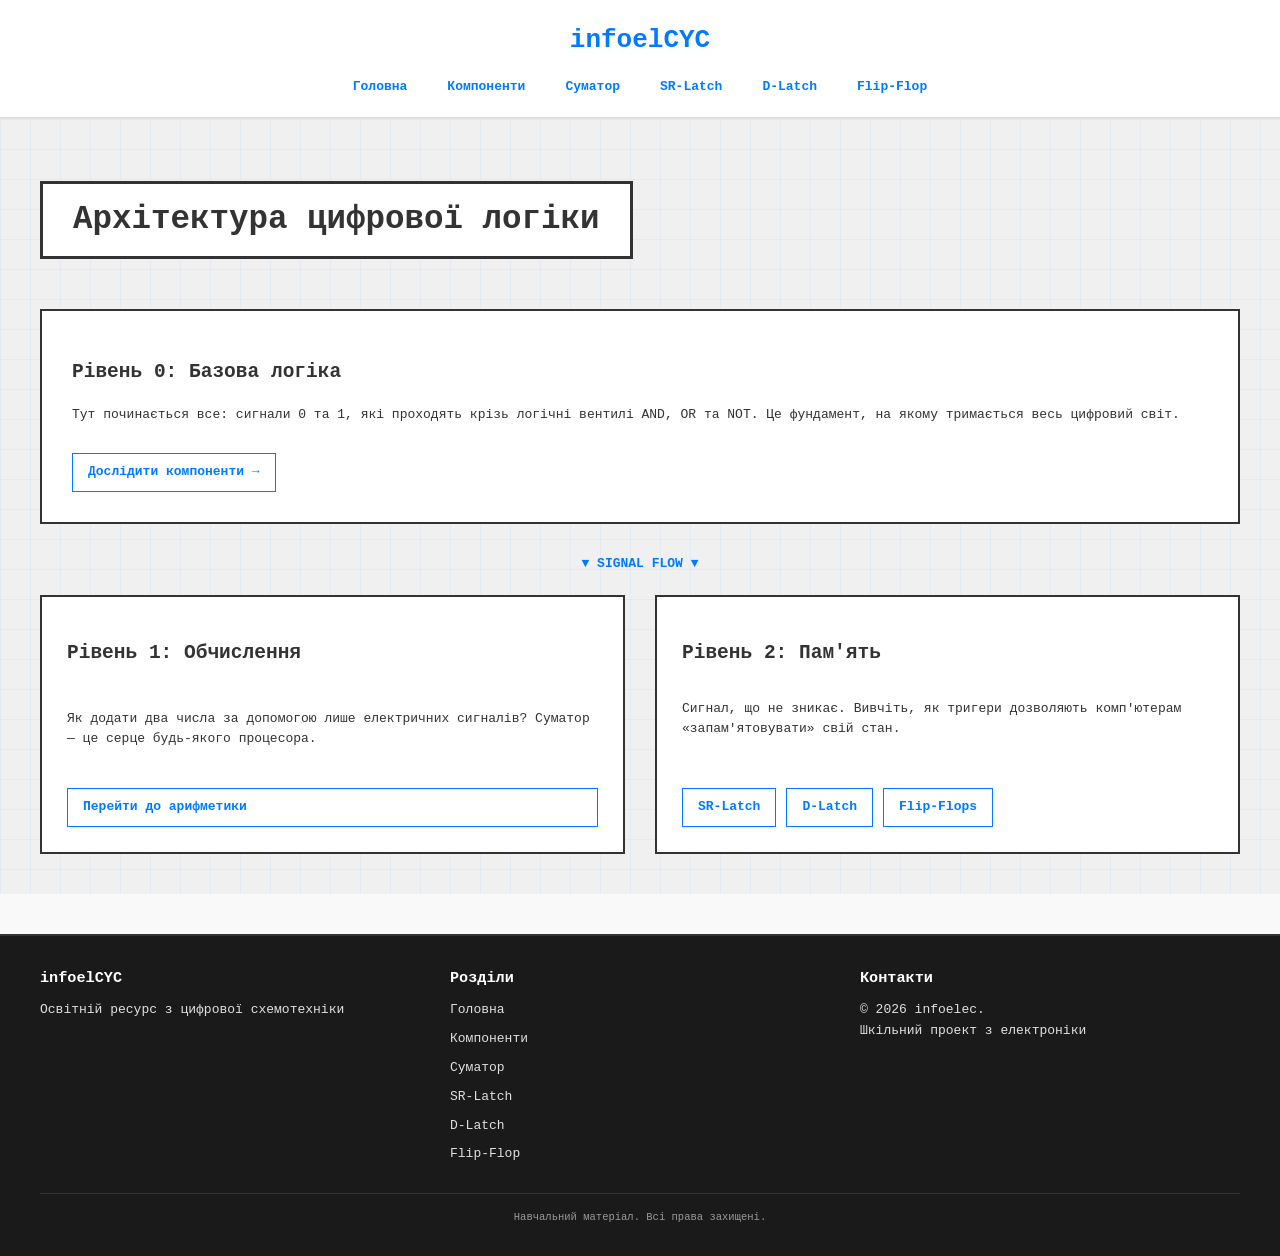
<file: index.html>
<!DOCTYPE html>
<html lang="uk">
<head>
    <meta charset="UTF-8">
    <meta name="viewport" content="width=device-width, initial-scale=1.0">
    <meta name="description" content="Освітній ресурс з цифрової схемотехніки">
    <meta name="author" content="Святний Тимофій">
    <title>схемотехніка - infoelcyc - головна</title>
    <link rel="stylesheet" href="style.css">
</head>
<body>
    <header>
        <h1>infoelCYC</h1>
        <nav>
            <ul>
                <li><a href="index.html">Головна</a></li>
                <li><a href="components.html">Компоненти</a></li>
                <li><a href="adder.html">Суматор</a></li>
                <li><a href="sr-latch.html">SR-Latch</a></li>
                <li><a href="d-latch.html">D-Latch</a></li>
                <li><a href="ff.html">Flip-Flop</a></li>
            </ul>
        </nav>
    </header>
<main id="index">
    <h1>Архітектура цифрової логіки</h1>

    <section>
        <article>
            <h2>Рівень 0: Базова логіка</h2>
            <p>Тут починається все: сигнали 0 та 1, які проходять крізь логічні вентилі AND, OR та NOT. Це фундамент, на якому тримається весь цифровий світ.</p>
            <a href="components.html">Дослідити компоненти →</a>
        </article>
    </section>

    <div class="logic-flow">
        <article>
            <h2>Рівень 1: Обчислення</h2>
            <p>Як додати два числа за допомогою лише електричних сигналів? Суматор — це серце будь-якого процесора.</p>
            <a href="adder.html">Перейти до арифметики</a>
        </article>

        <article>
            <h2>Рівень 2: Пам'ять</h2>
            <p>Сигнал, що не зникає. Вивчіть, як тригери дозволяють комп'ютерам «запам'ятовувати» свій стан.</p>
            <nav>
                <a href="sr-latch.html">SR-Latch</a>
                <a href="d-latch.html">D-Latch</a>
                <a href="ff.html">Flip-Flops</a>
            </nav>
        </article>
    </div>
</main>
    <footer>
        <div class="footer-content">
            <div class="footer-section">
                <h3>infoelCYC</h3>
                <p>Освітній ресурс з цифрової схемотехніки</p>
            </div>
            <div class="footer-section">
                <h3>Розділи</h3>
                <ul>
                    <li><a href="index.html">Головна</a></li>
                    <li><a href="components.html">Компоненти</a></li>
                    <li><a href="adder.html">Суматор</a></li>
                    <li><a href="sr-latch.html">SR-Latch</a></li>
                    <li><a href="d-latch.html">D-Latch</a></li>
                    <li><a href="ff.html">Flip-Flop</a></li>
                </ul>
            </div>
            <div class="footer-section">
                <h3>Контакти</h3>
                <p>© 2026 infoelec.<br>Шкільний проект з електроніки</p>
            </div>
        </div>
        <div class="footer-bottom">
            <p>Навчальний матеріал. Всі права захищені.</p>
        </div>
    </footer>
</body>
</html>
</file>
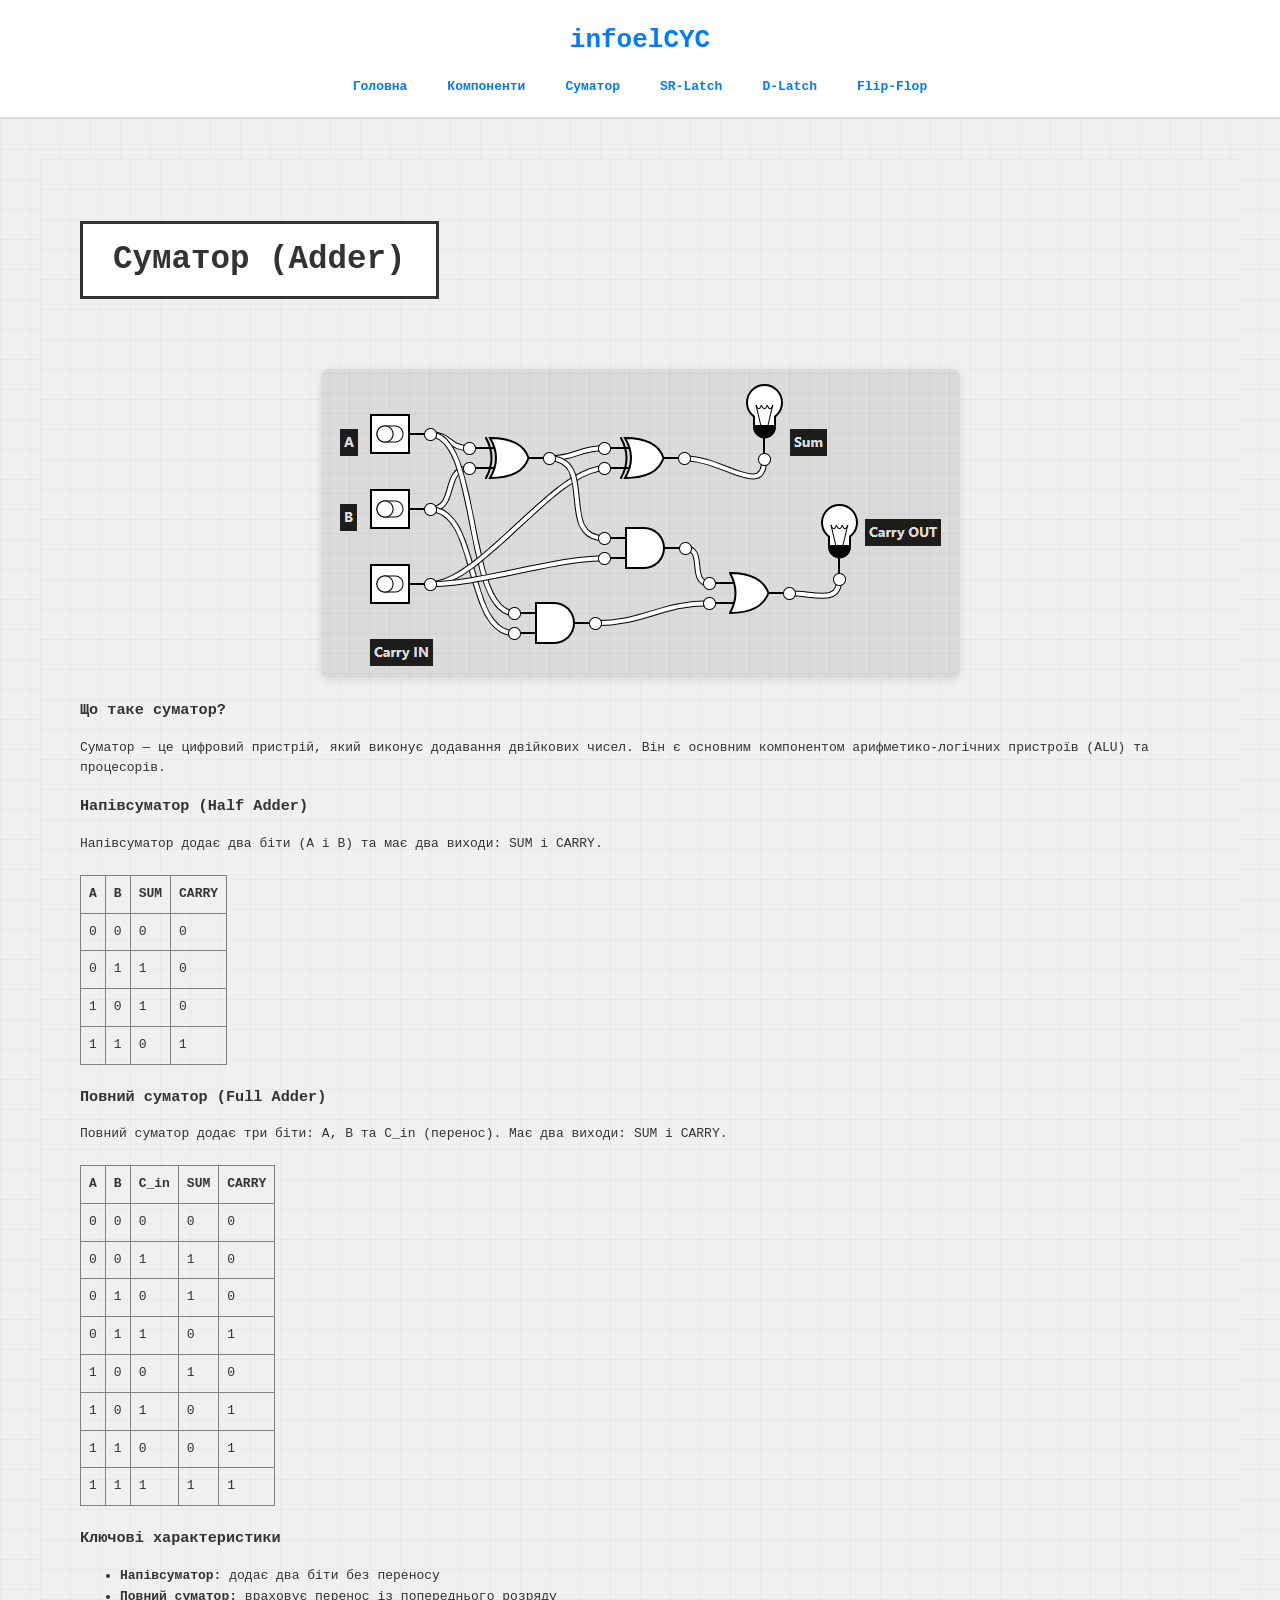
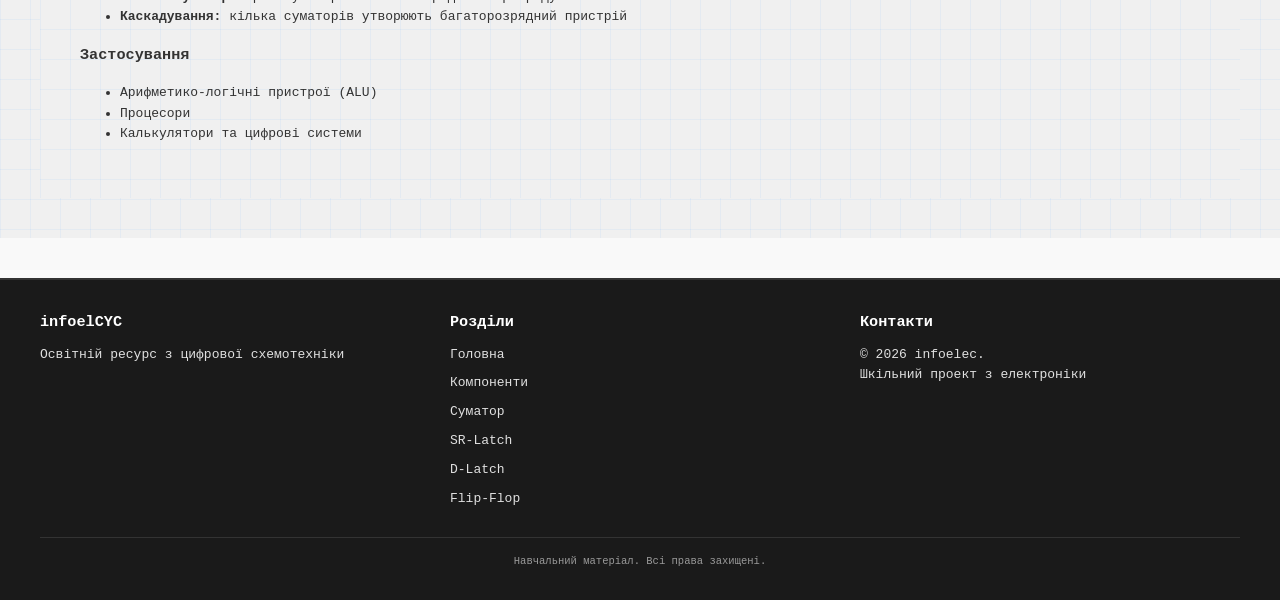
<file: adder.html>
<!DOCTYPE html>
<html lang="uk">
<head>
    <meta charset="UTF-8">
    <meta name="viewport" content="width=device-width, initial-scale=1.0">
    <meta name="description" content="Освітній ресурс з цифрової схемотехніки">
    <meta name="author" content="Святний Тимофій">
    <title>схемотехніка - infoelcyc - суматор</title>
    <link rel="stylesheet" href="style.css">
</head>
<body>
    <header>
        <h1>infoelCYC</h1>
        <nav>
            <ul>
                <li><a href="index.html">Головна</a></li>
                <li><a href="components.html">Компоненти</a></li>
                <li><a href="adder.html">Суматор</a></li>
                <li><a href="sr-latch.html">SR-Latch</a></li>
                <li><a href="d-latch.html">D-Latch</a></li>
                <li><a href="ff.html">Flip-Flop</a></li>
            </ul>
        </nav>
    </header>
    <main>
<main>
    <h1>Суматор (Adder)</h1>
    <img src="adder.png">
    
    <section class="description">
        <h3>Що таке суматор?</h3>
        <p>Суматор — це цифровий пристрій, який виконує додавання двійкових чисел. Він є основним компонентом арифметико-логічних пристроїв (ALU) та процесорів.</p>
        
        <h3>Напівсуматор (Half Adder)</h3>
        <p>Напівсуматор додає два біти (A і B) та має два виходи: SUM і CARRY.</p>
        <table border="1" cellpadding="8" cellspacing="0" style="margin: 20px 0; border-collapse: collapse;">
            <tr style="background-color: #f0f0f0;">
                <th>A</th>
                <th>B</th>
                <th>SUM</th>
                <th>CARRY</th>
            </tr>
            <tr><td>0</td><td>0</td><td>0</td><td>0</td></tr>
            <tr><td>0</td><td>1</td><td>1</td><td>0</td></tr>
            <tr><td>1</td><td>0</td><td>1</td><td>0</td></tr>
            <tr><td>1</td><td>1</td><td>0</td><td>1</td></tr>
        </table>
        
        <h3>Повний суматор (Full Adder)</h3>
        <p>Повний суматор додає три біти: A, B та C_in (перенос). Має два виходи: SUM і CARRY.</p>
        <table border="1" cellpadding="8" cellspacing="0" style="margin: 20px 0; border-collapse: collapse;">
            <tr style="background-color: #f0f0f0;">
                <th>A</th>
                <th>B</th>
                <th>C_in</th>
                <th>SUM</th>
                <th>CARRY</th>
            </tr>
            <tr><td>0</td><td>0</td><td>0</td><td>0</td><td>0</td></tr>
            <tr><td>0</td><td>0</td><td>1</td><td>1</td><td>0</td></tr>
            <tr><td>0</td><td>1</td><td>0</td><td>1</td><td>0</td></tr>
            <tr><td>0</td><td>1</td><td>1</td><td>0</td><td>1</td></tr>
            <tr><td>1</td><td>0</td><td>0</td><td>1</td><td>0</td></tr>
            <tr><td>1</td><td>0</td><td>1</td><td>0</td><td>1</td></tr>
            <tr><td>1</td><td>1</td><td>0</td><td>0</td><td>1</td></tr>
            <tr><td>1</td><td>1</td><td>1</td><td>1</td><td>1</td></tr>
        </table>
        
        <h3>Ключові характеристики</h3>
        <ul>
            <li><strong>Напівсуматор:</strong> додає два біти без переносу</li>
            <li><strong>Повний суматор:</strong> враховує перенос із попереднього розряду</li>
            <li><strong>Каскадування:</strong> кілька суматорів утворюють багаторозрядний пристрій</li>
        </ul>
        
        <h3>Застосування</h3>
        <ul>
            <li>Арифметико-логічні пристрої (ALU)</li>
            <li>Процесори</li>
            <li>Калькулятори та цифрові системи</li>
        </ul>
    </section>
</main>

    </main>
    <footer>
        <div class="footer-content">
            <div class="footer-section">
                <h3>infoelCYC</h3>
                <p>Освітній ресурс з цифрової схемотехніки</p>
            </div>
            <div class="footer-section">
                <h3>Розділи</h3>
                <ul>
                    <li><a href="index.html">Головна</a></li>
                    <li><a href="components.html">Компоненти</a></li>
                    <li><a href="adder.html">Суматор</a></li>
                    <li><a href="sr-latch.html">SR-Latch</a></li>
                    <li><a href="d-latch.html">D-Latch</a></li>
                    <li><a href="ff.html">Flip-Flop</a></li>
                </ul>
            </div>
            <div class="footer-section">
                <h3>Контакти</h3>
                <p>© 2026 infoelec.<br>Шкільний проект з електроніки</p>
            </div>
        </div>
        <div class="footer-bottom">
            <p>Навчальний матеріал. Всі права захищені.</p>
        </div>
    </footer>
</body>
</html>
</file>
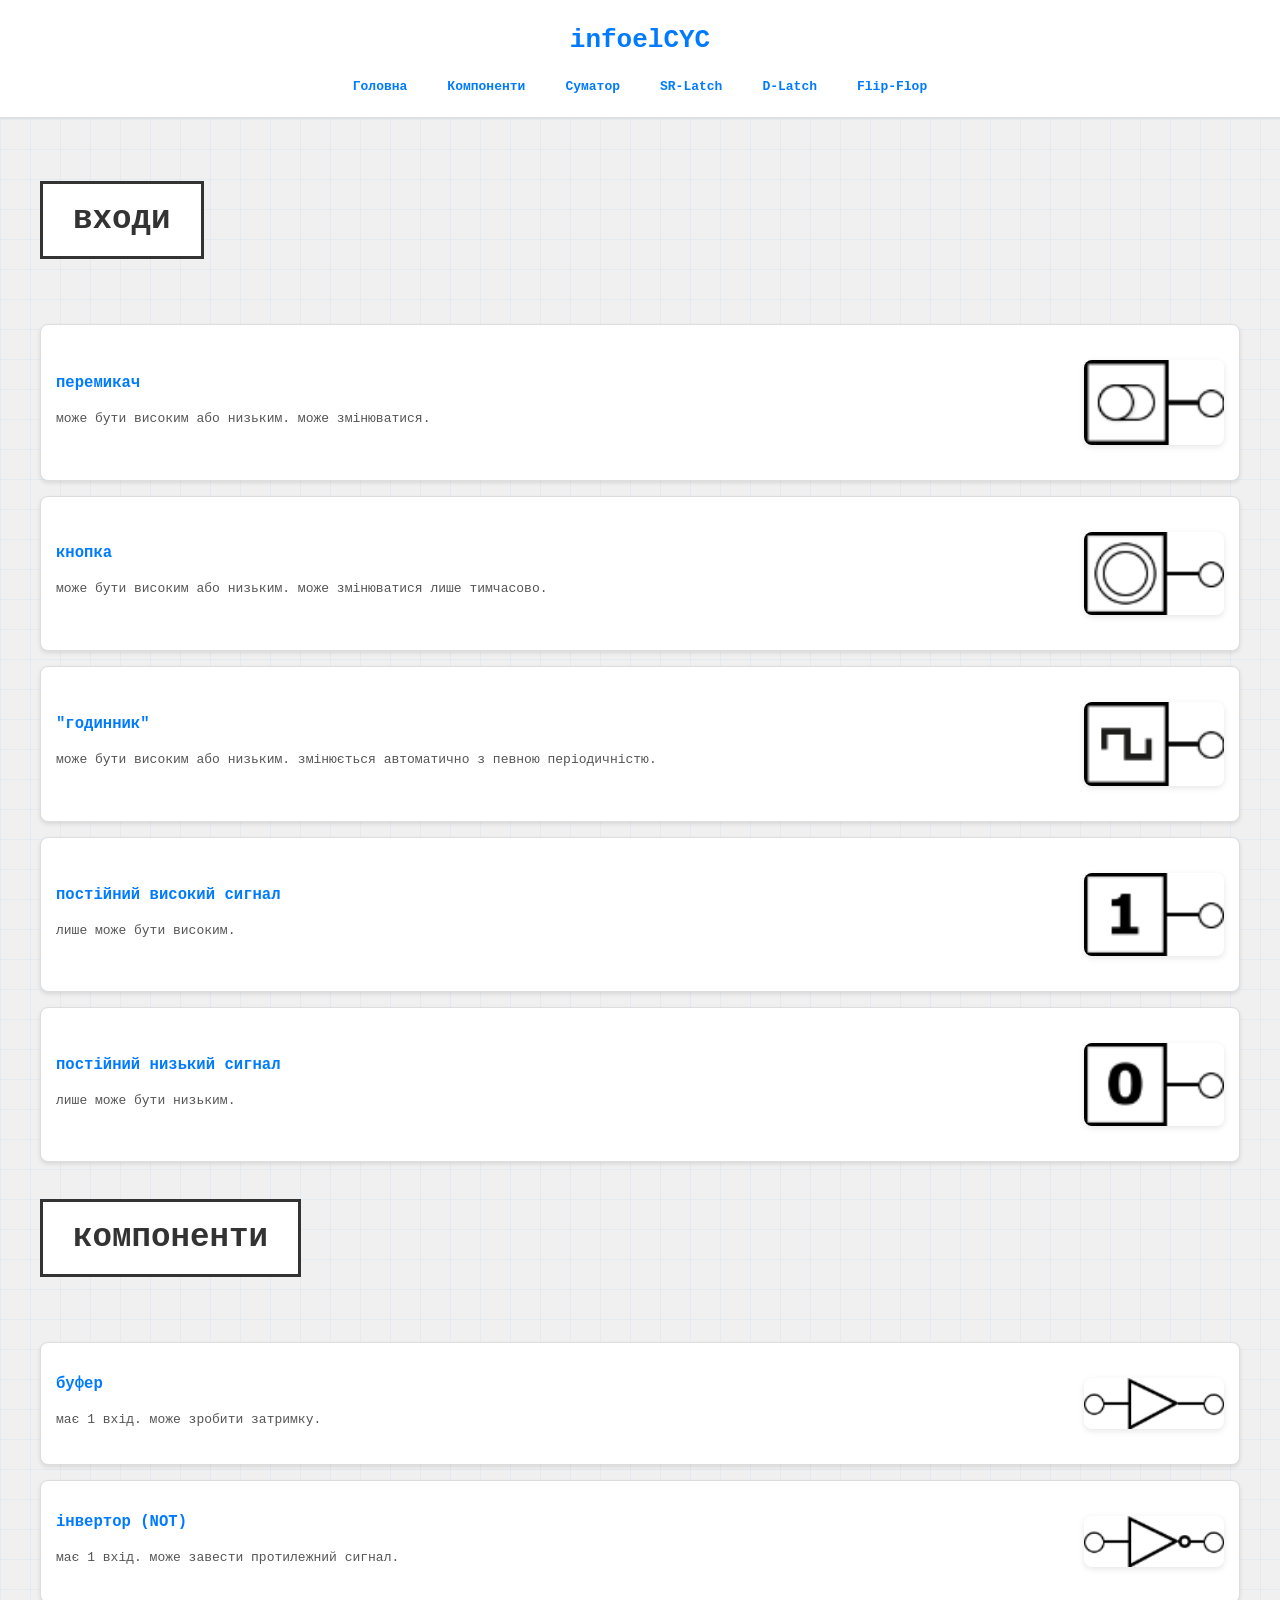
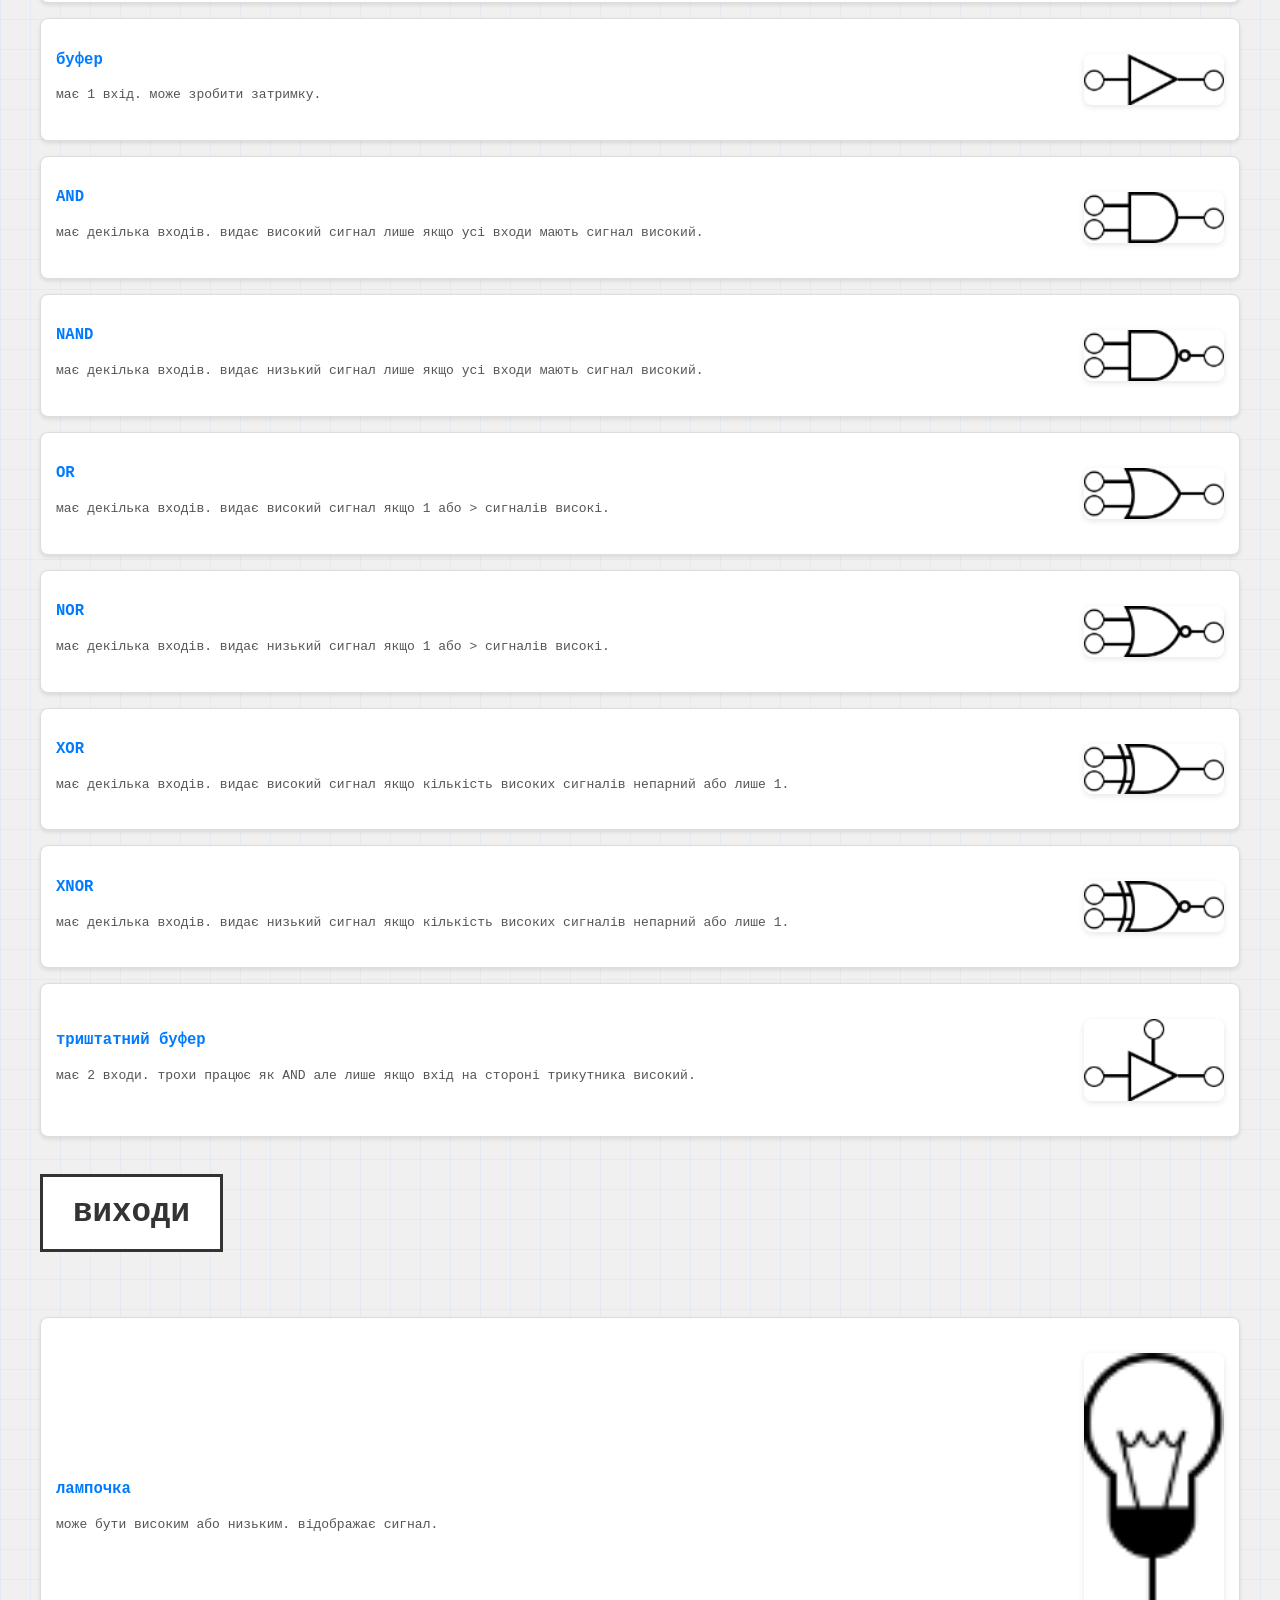
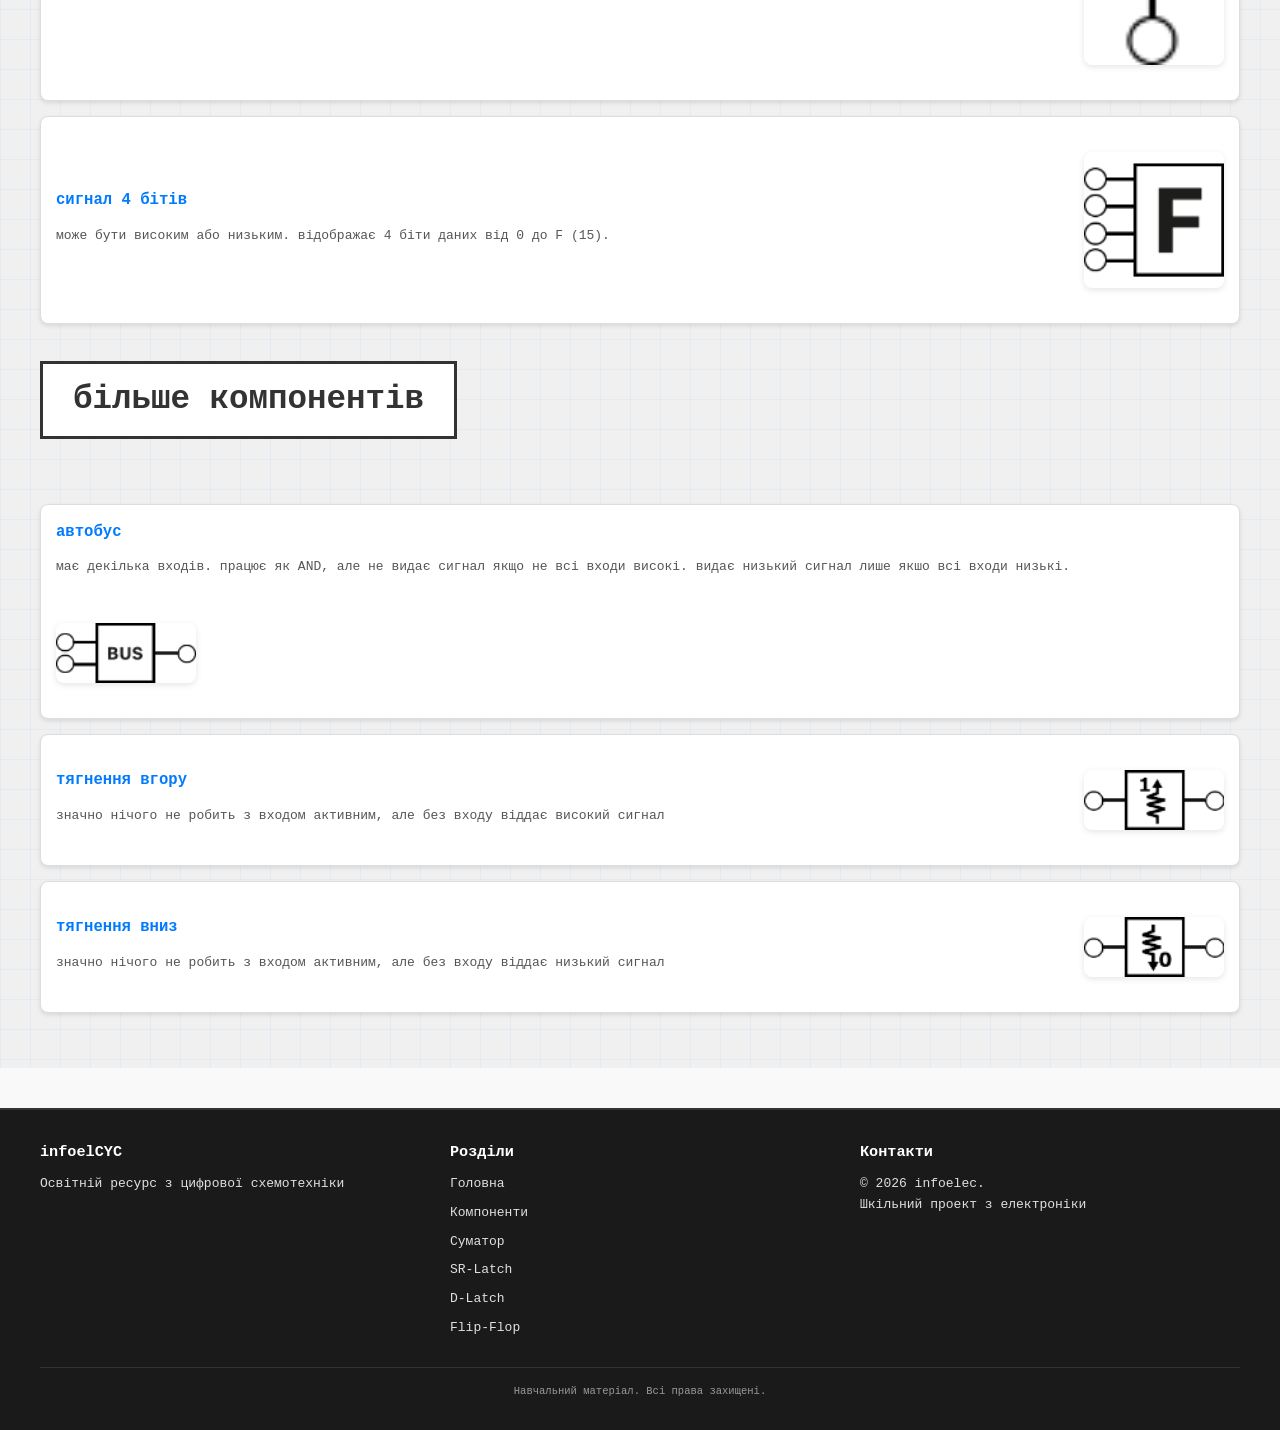
<file: components.html>
<!DOCTYPE html>
<html lang="uk">
<head>
    <meta charset="UTF-8">
    <meta name="viewport" content="width=device-width, initial-scale=1.0">
    <meta name="description" content="Освітній ресурс з цифрової схемотехніки">
    <meta name="author" content="Святний Тимофій">
    <title>схемотехніка - infoelcyc - входи</title>
    <link rel="stylesheet" href="style.css">
</head>
<body>
    <header>
        <h1>infoelCYC</h1>
        <nav>
            <ul>
                <li><a href="index.html">Головна</a></li>
                <li><a href="components.html">Компоненти</a></li>
                <li><a href="adder.html">Суматор</a></li>
                <li><a href="sr-latch.html">SR-Latch</a></li>
                <li><a href="d-latch.html">D-Latch</a></li>
                <li><a href="ff.html">Flip-Flop</a></li>
            </ul>
        </nav>
    </header>
    <main>
        <h1>входи</h1>
        <div class="card">
            <div class="card-content">
                <div>
                    <h2>перемикач</h2>
                    <p>може бути високим або низьким. може змінюватися.</p>
                </div>
                <div class="card-image">
                    <img src="switch.png" alt="Перемикач">
                </div>
            </div>
        </div>
        <div class="card">
            <div class="card-content">
                <div>
                    <h2>кнопка</h2>
                    <p>може бути високим або низьким. може змінюватися лише тимчасово.</p>
                </div>
                <div class="card-image">
                    <img src="button.png" alt="Кнопка">
                </div>
            </div>
        </div>
        <div class="card">
            <div class="card-content">
                <div>
                    <h2>"годинник"</h2>
                    <p>може бути високим або низьким. змінюється автоматично з певною періодичністю.</p>
                </div>
                <div class="card-image">
                    <img src="clock.png" alt="Годинник">
                </div>
            </div>
        </div>
        <div class="card">
            <div class="card-content">
                <div>
                    <h2>постійний високий сигнал</h2>
                    <p>лише може бути високим.</p>
                </div>
                <div class="card-image">
                    <img src="highconstant.png" alt="Постійний високий сигнал">
                </div>
            </div>
        </div>
        <div class="card">
            <div class="card-content">
                <div>
                    <h2>постійний низький сигнал</h2>
                    <p>лише може бути низьким.</p>
                </div>
                <div class="card-image">
                    <img src="lowconstant.png" alt="Постійний низький сигнал">
                </div>
            </div>
        </div>
        <h1>компоненти</h1>
        <div class="card">
            <div class="card-content">
                <div>
                    <h2>буфер</h2>
                    <p>має 1 вхід. може зробити затримку.</p>
                </div>
                <div class="card-image">
                    <img src="buffer.png" alt="Буфер">
                </div>
            </div>
        </div>
        <div class="card">
            <div class="card-content">
                <div>
                    <h2>інвертор (NOT)</h2>
                    <p>має 1 вхід. може завести протилежний сигнал.</p>
                </div>
                <div class="card-image">
                    <img src="not.png" alt="Інвертор (NOT)">
                </div>
            </div>
        </div>
        <div class="card">
            <div class="card-content">
                <div>
                    <h2>буфер</h2>
                    <p>має 1 вхід. може зробити затримку.</p>
                </div>
                <div class="card-image">
                    <img src="buffer.png" alt="Буфер">
                </div>
            </div>
        </div>
        <div class="card">
            <div class="card-content">
                <div>
                    <h2>AND</h2>
                    <p>має декілька входів. видає високий сигнал лише якщо усі входи мають сигнал високий.</p>
                </div>
                <div class="card-image">
                    <img src="and.png" alt="AND-елемент">
                </div>
            </div>
        </div>
        <div class="card">
            <div class="card-content">
                <div>
                    <h2>NAND</h2>
                    <p>має декілька входів. видає низький сигнал лише якщо усі входи мають сигнал високий.</p>
                </div>
                <div class="card-image">
                    <img src="nand.png" alt="NAND-елемент">
                </div>
            </div>
        </div>
        <div class="card">
            <div class="card-content">
                <div>
                    <h2>OR</h2>
                    <p>має декілька входів. видає високий сигнал якщо 1 або > сигналів високі.</p>
                </div>
                <div class="card-image">
                    <img src="or.png" alt="OR-елемент">
                </div>
            </div>
        </div>
        <div class="card">
            <div class="card-content">
                <div>
                    <h2>NOR</h2>
                    <p>має декілька входів. видає низький сигнал якщо 1 або > сигналів високі.</p>
                </div>
                <div class="card-image">
                    <img src="nor.png" alt="NOR-елемент">
                </div>
            </div>
        </div>
        <div class="card">
            <div class="card-content">
                <div>
                    <h2>XOR</h2>
                    <p>має декілька входів. видає високий сигнал якщо кількість високих сигналів непарний або лише 1.</p>
                </div>
                <div class="card-image">
                    <img src="xor.png" alt="XOR-елемент">
                </div>
            </div>
        </div>
        <div class="card">
            <div class="card-content">
                <div>
                    <h2>XNOR</h2>
                    <p>має декілька входів. видає низький сигнал якщо кількість високих сигналів непарний або лише 1.</p>
                </div>
                <div class="card-image">
                    <img src="xnor.png" alt="XNOR-елемент">
                </div>
            </div>
        </div>
        <div class="card">
            <div class="card-content">
                <div>
                    <h2>триштатний буфер</h2>
                    <p>має 2 входи. трохи працює як AND але лише якщо вхід на стороні трикутника високий.</p>
                </div>
                <div class="card-image">
                    <img src="ts.png" alt="Триштатний буфер">
                </div>
            </div>
        </div>
        <h1>виходи</h1>
        <div class="card">
            <div class="card-content">
                <div>
                    <h2>лампочка</h2>
                    <p>може бути високим або низьким. відображає сигнал.</p>
                </div>
                <div class="card-image">
                    <img src="lightbulb.png" alt="Лампочка">
                </div>
            </div>
        </div>
        <div class="card">
            <div class="card-content">
                <div>
                    <h2>сигнал 4 бітів</h2>
                    <p>може бути високим або низьким. відображає 4 біти даних від 0 до F (15).</p>
                </div>
                <div class="card-image">
                    <img src="4bitsignal.png" alt="Сигнал 4 бітів">
                </div>
            </div>
        </div>
        <h1>більше компонентів</h1>
        <div class ="card">
            <div class="card-content">
                <div>
                    <h2>автобус</h2>
                    <p>має декілька входів. працює як AND, але не видає сигнал якщо не всі входи високі. видає низький сигнал лише якшо всі входи низькі.</p>
                </div>
                <div class="card-image">
                    <img src="bus.png" alt="Автобус">
                </div>
            </div>
        </div>
        <div class="card">
            <div class="card-content">
                <div>
                    <h2>тягнення вгору</h2>
                    <p>значно нічого не робить з входом активним, але без входу віддає високий сигнал</p>
                </div>
                <div class="card-image">
                    <img src="pullup.png" alt="тягнення вгору">
                </div>
            </div>
        </div>
                <div class="card">
            <div class="card-content">
                <div>
                    <h2>тягнення вниз</h2>
                    <p>значно нічого не робить з входом активним, але без входу віддає низький сигнал</p>
                </div>
                <div class="card-image">
                    <img src="pulldown.png" alt="тягнення вниз">
                </div>
            </div>
        </div>
    </main>
    <footer>
        <div class="footer-content">
            <div class="footer-section">
                <h3>infoelCYC</h3>
                <p>Освітній ресурс з цифрової схемотехніки</p>
            </div>
            <div class="footer-section">
                <h3>Розділи</h3>
                <ul>
                    <li><a href="index.html">Головна</a></li>
                    <li><a href="components.html">Компоненти</a></li>
                    <li><a href="adder.html">Суматор</a></li>
                    <li><a href="sr-latch.html">SR-Latch</a></li>
                    <li><a href="d-latch.html">D-Latch</a></li>
                    <li><a href="ff.html">Flip-Flop</a></li>
                </ul>
            </div>
            <div class="footer-section">
                <h3>Контакти</h3>
                <p>© 2026 infoelec.<br>Шкільний проект з електроніки</p>
            </div>
        </div>
        <div class="footer-bottom">
            <p>Навчальний матеріал. Всі права захищені.</p>
        </div>
    </footer>
</body>
</html>
</file>
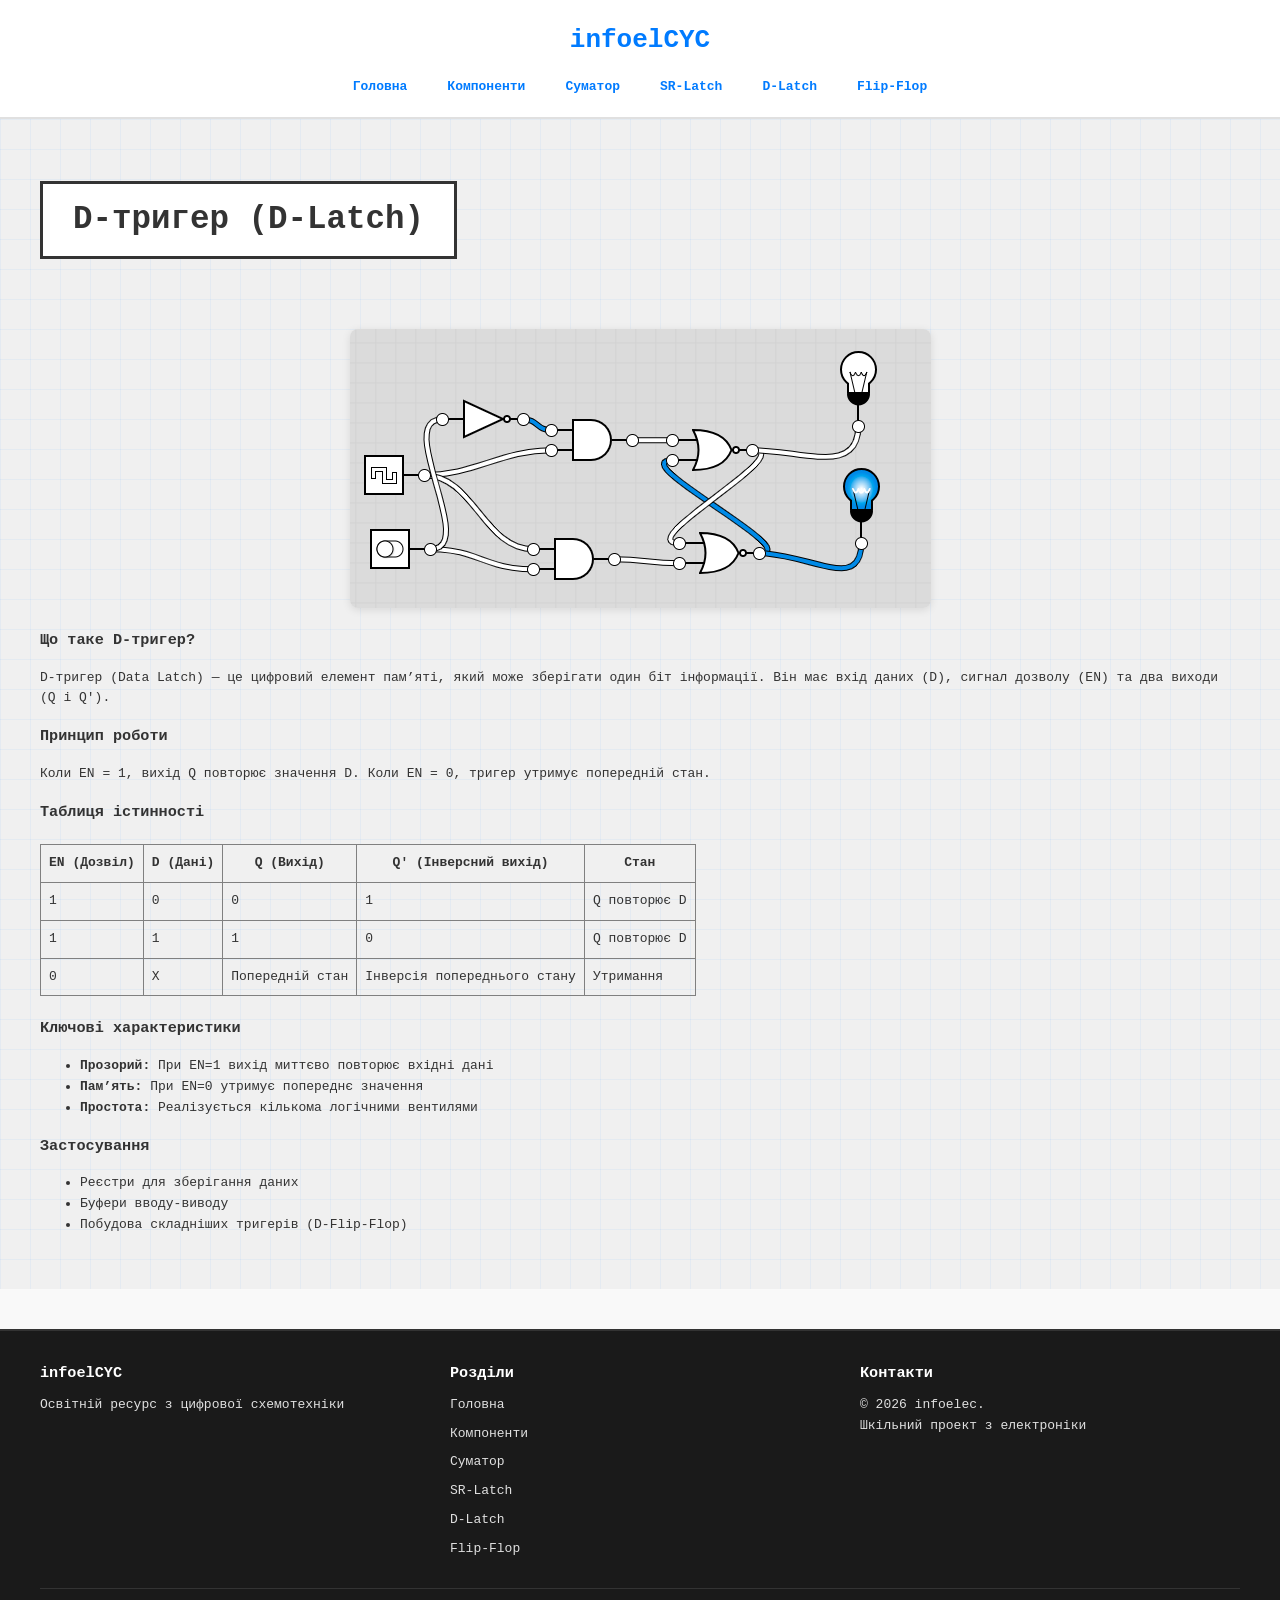
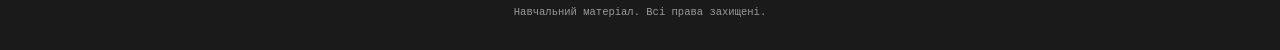
<file: d-latch.html>
<!DOCTYPE html>
<html lang="uk">
<head>
    <meta charset="UTF-8">
    <meta name="viewport" content="width=device-width, initial-scale=1.0">
    <meta name="description" content="Освітній ресурс з цифрової схемотехніки">
    <meta name="author" content="Святний Тимофій">
    <title>схемотехніка - infoelcyc - d-тригер</title>
    <link rel="stylesheet" href="style.css">
</head>
<body>
    <header>
        <h1>infoelCYC</h1>
        <nav>
            <ul>
                <li><a href="index.html">Головна</a></li>
                <li><a href="components.html">Компоненти</a></li>
                <li><a href="adder.html">Суматор</a></li>
                <li><a href="sr-latch.html">SR-Latch</a></li>
                <li><a href="d-latch.html">D-Latch</a></li>
                <li><a href="ff.html">Flip-Flop</a></li>
            </ul>
        </nav>
    </header>
<main>
    <h1>D-тригер (D-Latch)</h1>
    <img src="dlatch.png">
    
    <section class="description">
        <h3>Що таке D-тригер?</h3>
        <p>D-тригер (Data Latch) — це цифровий елемент пам’яті, який може зберігати один біт інформації. Він має вхід даних (D), сигнал дозволу (EN) та два виходи (Q і Q').</p>
        
        <h3>Принцип роботи</h3>
        <p>Коли EN = 1, вихід Q повторює значення D. Коли EN = 0, тригер утримує попередній стан.</p>
        
        <h3>Таблиця істинності</h3>
        <table border="1" cellpadding="8" cellspacing="0" style="margin: 20px 0; border-collapse: collapse;">
            <tr style="background-color: #f0f0f0;">
                <th>EN (Дозвіл)</th>
                <th>D (Дані)</th>
                <th>Q (Вихід)</th>
                <th>Q' (Інверсний вихід)</th>
                <th>Стан</th>
            </tr>
            <tr>
                <td>1</td>
                <td>0</td>
                <td>0</td>
                <td>1</td>
                <td>Q повторює D</td>
            </tr>
            <tr>
                <td>1</td>
                <td>1</td>
                <td>1</td>
                <td>0</td>
                <td>Q повторює D</td>
            </tr>
            <tr>
                <td>0</td>
                <td>X</td>
                <td>Попередній стан</td>
                <td>Інверсія попереднього стану</td>
                <td>Утримання</td>
            </tr>
        </table>
        
        <h3>Ключові характеристики</h3>
        <ul>
            <li><strong>Прозорий:</strong> При EN=1 вихід миттєво повторює вхідні дані</li>
            <li><strong>Пам’ять:</strong> При EN=0 утримує попереднє значення</li>
            <li><strong>Простота:</strong> Реалізується кількома логічними вентилями</li>
        </ul>
        
        <h3>Застосування</h3>
        <ul>
            <li>Реєстри для зберігання даних</li>
            <li>Буфери вводу-виводу</li>
            <li>Побудова складніших тригерів (D-Flip-Flop)</li>
        </ul>
    </section>
</main>

    <footer>
        <div class="footer-content">
            <div class="footer-section">
                <h3>infoelCYC</h3>
                <p>Освітній ресурс з цифрової схемотехніки</p>
            </div>
            <div class="footer-section">
                <h3>Розділи</h3>
                <ul>
                    <li><a href="index.html">Головна</a></li>
                    <li><a href="components.html">Компоненти</a></li>
                    <li><a href="adder.html">Суматор</a></li>
                    <li><a href="sr-latch.html">SR-Latch</a></li>
                    <li><a href="d-latch.html">D-Latch</a></li>
                    <li><a href="ff.html">Flip-Flop</a></li>
                </ul>
            </div>
            <div class="footer-section">
                <h3>Контакти</h3>
                <p>© 2026 infoelec.<br>Шкільний проект з електроніки</p>
            </div>
        </div>
        <div class="footer-bottom">
            <p>Навчальний матеріал. Всі права захищені.</p>
        </div>
    </footer>
</body>
</html>
</file>
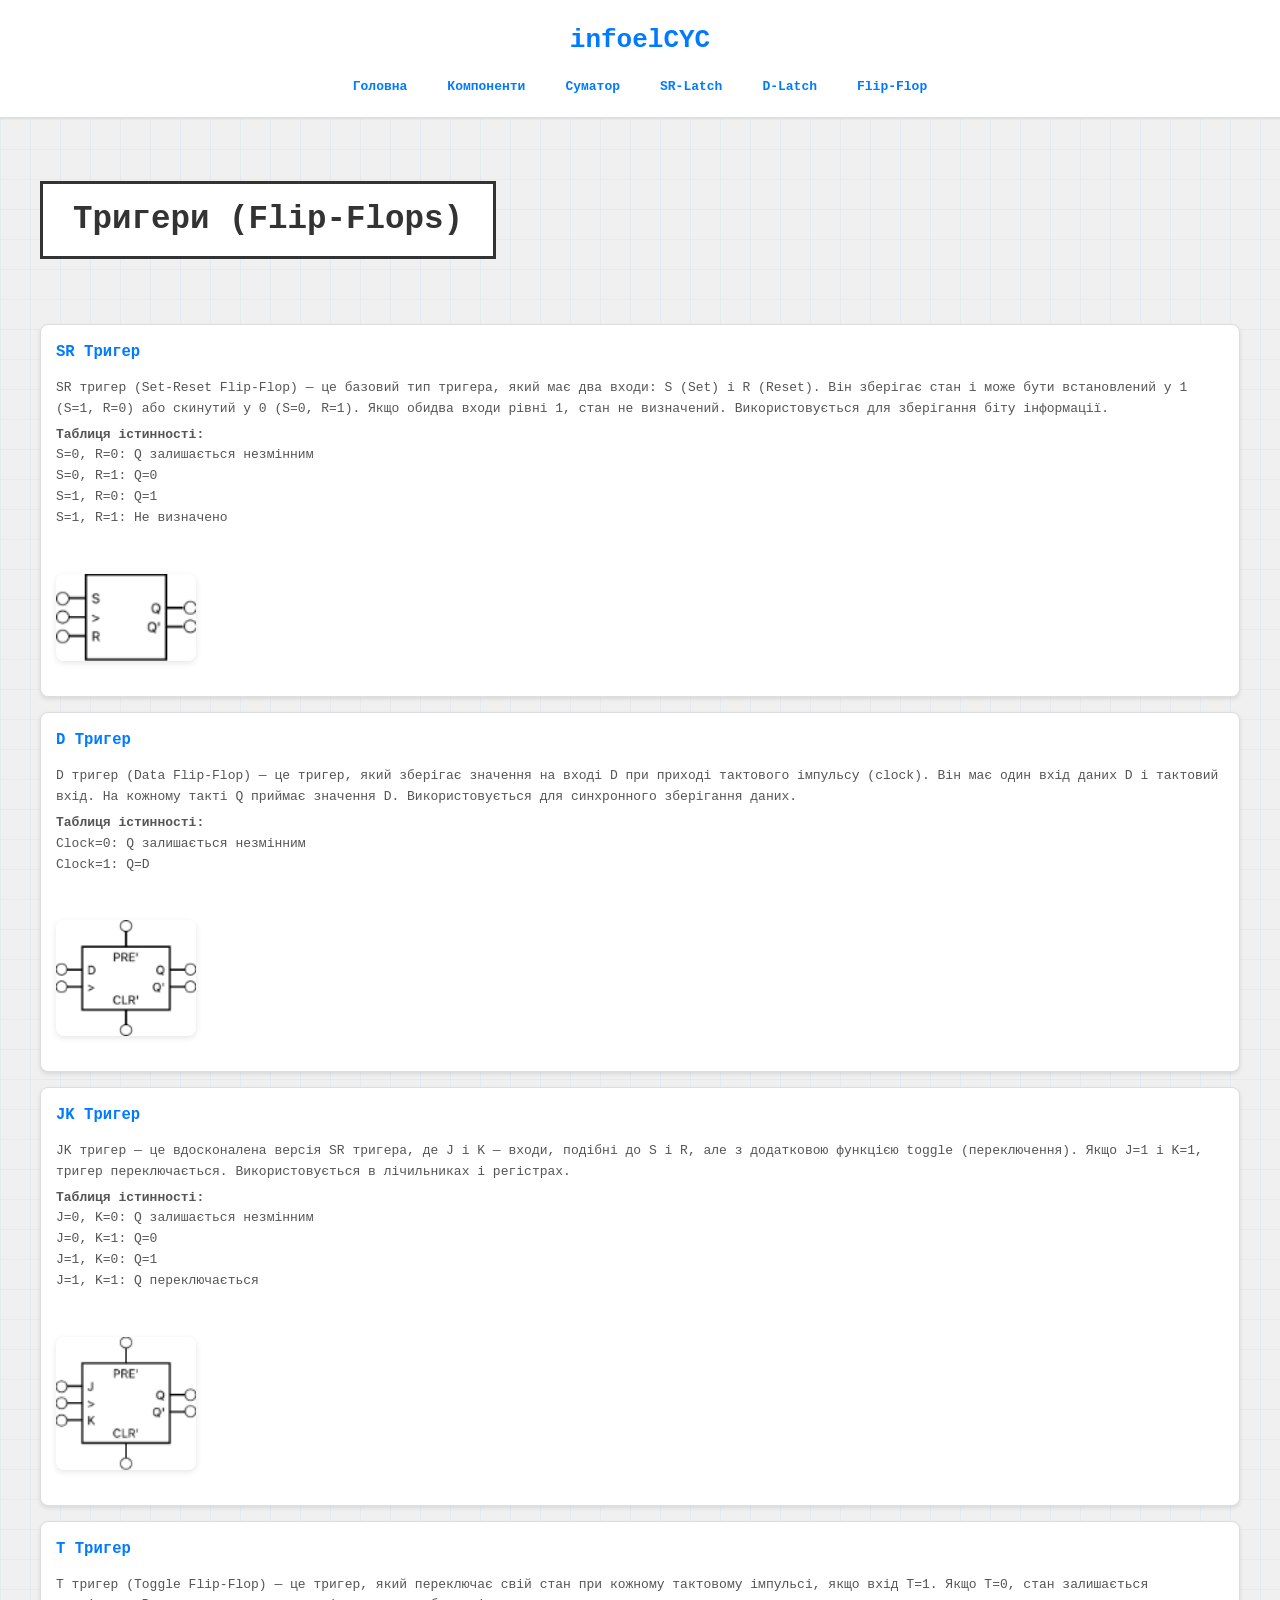
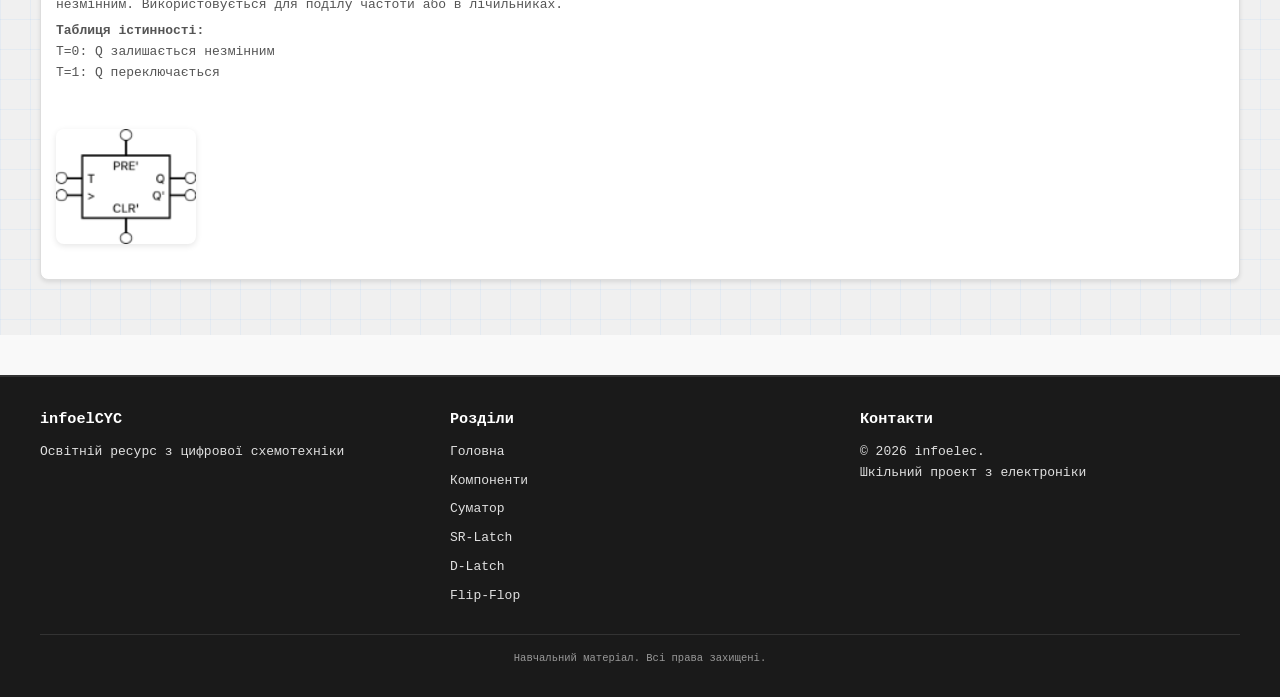
<file: ff.html>
<!DOCTYPE html>
<html lang="uk">
<head>
    <meta charset="UTF-8">
    <meta name="viewport" content="width=device-width, initial-scale=1.0">
    <meta name="description" content="Освітній ресурс з цифрової схемотехніки">
    <meta name="author" content="Святний Тимофій">
    <title>схемотехніка - infoelcyc - тригер</title>
    <link rel="stylesheet" href="style.css">
</head>
<body>
    <header>
        <h1>infoelCYC</h1>
        <nav>
            <ul>
                <li><a href="index.html">Головна</a></li>
                <li><a href="components.html">Компоненти</a></li>
                <li><a href="adder.html">Суматор</a></li>
                <li><a href="sr-latch.html">SR-Latch</a></li>
                <li><a href="d-latch.html">D-Latch</a></li>
                <li><a href="ff.html">Flip-Flop</a></li>
            </ul>
        </nav>
    </header>
    <main>
        <h1>Тригери (Flip-Flops)</h1>
        <div class="card">
            <div class="card-content">
                <div>
                    <h2>SR Тригер</h2>
                    <p>SR тригер (Set-Reset Flip-Flop) — це базовий тип тригера, який має два входи: S (Set) і R (Reset). Він зберігає стан і може бути встановлений у 1 (S=1, R=0) або скинутий у 0 (S=0, R=1). Якщо обидва входи рівні 1, стан не визначений. Використовується для зберігання біту інформації.</p>
                    <p><strong>Таблиця істинності:</strong><br>S=0, R=0: Q залишається незмінним<br>S=0, R=1: Q=0<br>S=1, R=0: Q=1<br>S=1, R=1: Не визначено</p>
                </div>
                <div class="card-image">
                    <img src="srff.png" alt="SR Тригер">
                </div>

            </div>
        </div>
        <div class="card">
            <div class="card-content">
                <div>
                    <h2>D Тригер</h2>
                    <p>D тригер (Data Flip-Flop) — це тригер, який зберігає значення на вході D при приході тактового імпульсу (clock). Він має один вхід даних D і тактовий вхід. На кожному такті Q приймає значення D. Використовується для синхронного зберігання даних.</p>
                    <p><strong>Таблиця істинності:</strong><br>Clock=0: Q залишається незмінним<br>Clock=1: Q=D</p>
                </div>
                <div class="card-image">
                    <img src="dff.png" alt="D Тригер">
                </div>
            </div>
        </div>
        <div class="card">
            <div class="card-content">
                <div>
                    <h2>JK Тригер</h2>
                    <p>JK тригер — це вдосконалена версія SR тригера, де J і K — входи, подібні до S і R, але з додатковою функцією toggle (переключення). Якщо J=1 і K=1, тригер переключається. Використовується в лічильниках і регістрах.</p>
                    <p><strong>Таблиця істинності:</strong><br>J=0, K=0: Q залишається незмінним<br>J=0, K=1: Q=0<br>J=1, K=0: Q=1<br>J=1, K=1: Q переключається</p>
                </div>
                <div class="card-image">
                    <img src="jkff.png" alt="JK Тригер">
                </div>
            </div>
        </div>
        <div class="card">
            <div class="card-content">
                <div>
                    <h2>T Тригер</h2>
                    <p>T тригер (Toggle Flip-Flop) — це тригер, який переключає свій стан при кожному тактовому імпульсі, якщо вхід T=1. Якщо T=0, стан залишається незмінним. Використовується для поділу частоти або в лічильниках.</p>
                    <p><strong>Таблиця істинності:</strong><br>T=0: Q залишається незмінним<br>T=1: Q переключається</p>
                </div>
                <div class="card-image">
                    <img src="tff.png" alt="T Тригер">
            </div>
        </div>
    </main>
    <footer>
        <div class="footer-content">
            <div class="footer-section">
                <h3>infoelCYC</h3>
                <p>Освітній ресурс з цифрової схемотехніки</p>
            </div>
            <div class="footer-section">
                <h3>Розділи</h3>
                <ul>
                    <li><a href="index.html">Головна</a></li>
                    <li><a href="components.html">Компоненти</a></li>
                    <li><a href="adder.html">Суматор</a></li>
                    <li><a href="sr-latch.html">SR-Latch</a></li>
                    <li><a href="d-latch.html">D-Latch</a></li>
                    <li><a href="ff.html">Flip-Flop</a></li>
                </ul>
            </div>
            <div class="footer-section">
                <h3>Контакти</h3>
                <p>© 2026 infoelec.<br>Шкільний проект з електроніки</p>
            </div>
        </div>
        <div class="footer-bottom">
            <p>Навчальний матеріал. Всі права захищені.</p>
        </div>
    </footer>
</body>
</html>
</file>
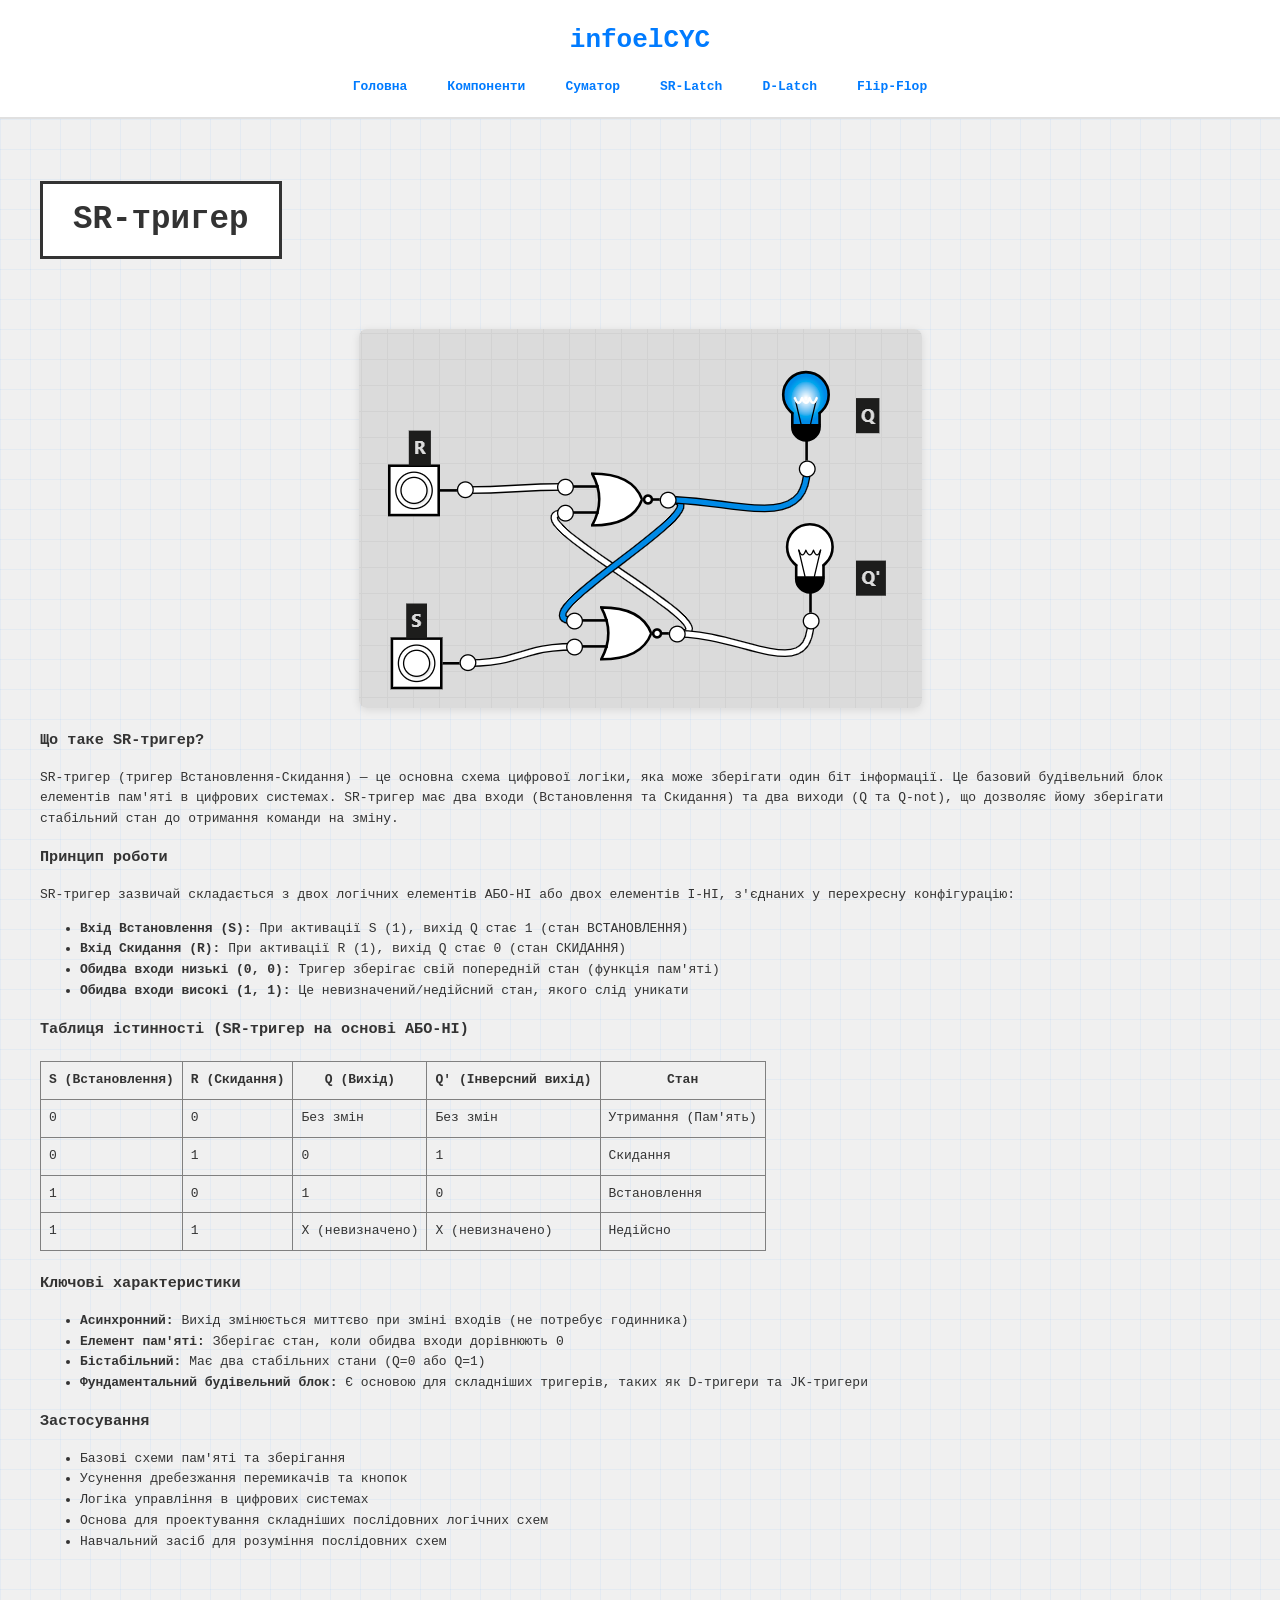
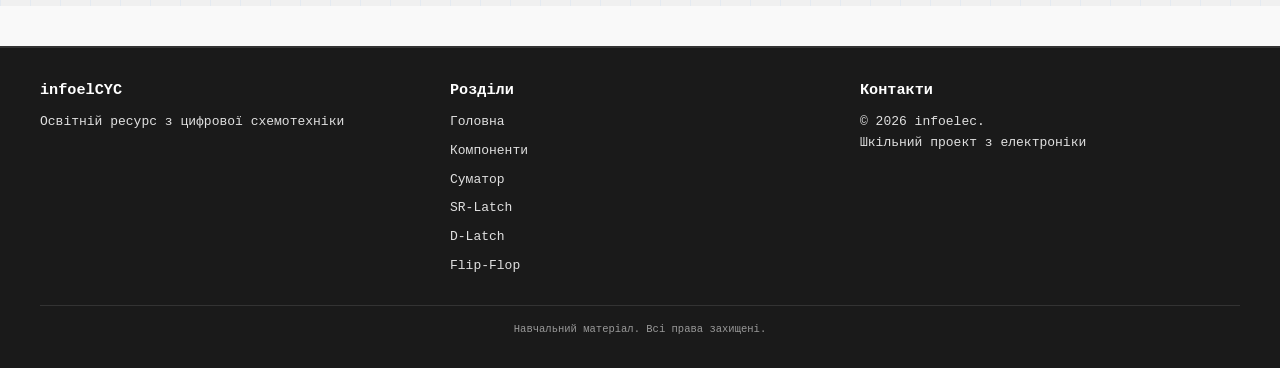
<file: sr-latch.html>
<!DOCTYPE html>
<html lang="uk">
<head>
    <meta charset="UTF-8">
    <meta name="viewport" content="width=device-width, initial-scale=1.0">
    <meta name="description" content="Освітній ресурс з цифрової схемотехніки">
    <meta name="author" content="Святний Тимофій">
    <title>схемотехніка - infoelcyc - sr-тригер</title>
    <link rel="stylesheet" href="style.css">
</head>
<body>
    <header>
        <h1>infoelCYC</h1>
        <nav>
            <ul>
                <li><a href="index.html">Головна</a></li>
                <li><a href="components.html">Компоненти</a></li>
                <li><a href="adder.html">Суматор</a></li>
                <li><a href="sr-latch.html">SR-Latch</a></li>
                <li><a href="d-latch.html">D-Latch</a></li>
                <li><a href="ff.html">Flip-Flop</a></li>
            </ul>
        </nav>
    </header>
    <main>
        <h1>SR-тригер</h1>
        <img src="srlatch.png">
        
        <section class="description">
            <h3>Що таке SR-тригер?</h3>
            <p>SR-тригер (тригер Встановлення-Скидання) — це основна схема цифрової логіки, яка може зберігати один біт інформації. Це базовий будівельний блок елементів пам'яті в цифрових системах. SR-тригер має два входи (Встановлення та Скидання) та два виходи (Q та Q-not), що дозволяє йому зберігати стабільний стан до отримання команди на зміну.</p>
            
            <h3>Принцип роботи</h3>
            <p>SR-тригер зазвичай складається з двох логічних елементів АБО-НІ або двох елементів І-НІ, з'єднаних у перехресну конфігурацію:</p>
            <ul>
                <li><strong>Вхід Встановлення (S):</strong> При активації S (1), вихід Q стає 1 (стан ВСТАНОВЛЕННЯ)</li>
                <li><strong>Вхід Скидання (R):</strong> При активації R (1), вихід Q стає 0 (стан СКИДАННЯ)</li>
                <li><strong>Обидва входи низькі (0, 0):</strong> Тригер зберігає свій попередній стан (функція пам'яті)</li>
                <li><strong>Обидва входи високі (1, 1):</strong> Це невизначений/недійсний стан, якого слід уникати</li>
            </ul>
            
            <h3>Таблиця істинності (SR-тригер на основі АБО-НІ)</h3>
            <table border="1" cellpadding="8" cellspacing="0" style="margin: 20px 0; border-collapse: collapse;">
                <tr style="background-color: #f0f0f0;">
                    <th>S (Встановлення)</th>
                    <th>R (Скидання)</th>
                    <th>Q (Вихід)</th>
                    <th>Q' (Інверсний вихід)</th>
                    <th>Стан</th>
                </tr>
                <tr>
                    <td>0</td>
                    <td>0</td>
                    <td>Без змін</td>
                    <td>Без змін</td>
                    <td>Утримання (Пам'ять)</td>
                </tr>
                <tr>
                    <td>0</td>
                    <td>1</td>
                    <td>0</td>
                    <td>1</td>
                    <td>Скидання</td>
                </tr>
                <tr>
                    <td>1</td>
                    <td>0</td>
                    <td>1</td>
                    <td>0</td>
                    <td>Встановлення</td>
                </tr>
                <tr>
                    <td>1</td>
                    <td>1</td>
                    <td>X (невизначено)</td>
                    <td>X (невизначено)</td>
                    <td>Недійсно</td>
                </tr>
            </table>
            
            <h3>Ключові характеристики</h3>
            <ul>
                <li><strong>Асинхронний:</strong> Вихід змінюється миттєво при зміні входів (не потребує годинника)</li>
                <li><strong>Елемент пам'яті:</strong> Зберігає стан, коли обидва входи дорівнюють 0</li>
                <li><strong>Бістабільний:</strong> Має два стабільних стани (Q=0 або Q=1)</li>
                <li><strong>Фундаментальний будівельний блок:</strong> Є основою для складніших тригерів, таких як D-тригери та JK-тригери</li>
            </ul>
            
            <h3>Застосування</h3>
            <ul>
                <li>Базові схеми пам'яті та зберігання</li>
                <li>Усунення дребезжання перемикачів та кнопок</li>
                <li>Логіка управління в цифрових системах</li>
                <li>Основа для проектування складніших послідовних логічних схем</li>
                <li>Навчальний засіб для розуміння послідовних схем</li>
            </ul>
        </section>
    </main>
    <footer>
        <div class="footer-content">
            <div class="footer-section">
                <h3>infoelCYC</h3>
                <p>Освітній ресурс з цифрової схемотехніки</p>
            </div>
            <div class="footer-section">
                <h3>Розділи</h3>
                <ul>
                    <li><a href="index.html">Головна</a></li>
                    <li><a href="components.html">Компоненти</a></li>
                    <li><a href="adder.html">Суматор</a></li>
                    <li><a href="sr-latch.html">SR-Latch</a></li>
                    <li><a href="d-latch.html">D-Latch</a></li>
                    <li><a href="ff.html">Flip-Flop</a></li>
                </ul>
            </div>
            <div class="footer-section">
                <h3>Контакти</h3>
                <p>© 2026 infoelec.<br>Шкільний проект з електроніки</p>
            </div>
        </div>
        <div class="footer-bottom">
            <p>Навчальний матеріал. Всі права захищені.</p>
        </div>
    </footer>
</body>
</html>
</file>
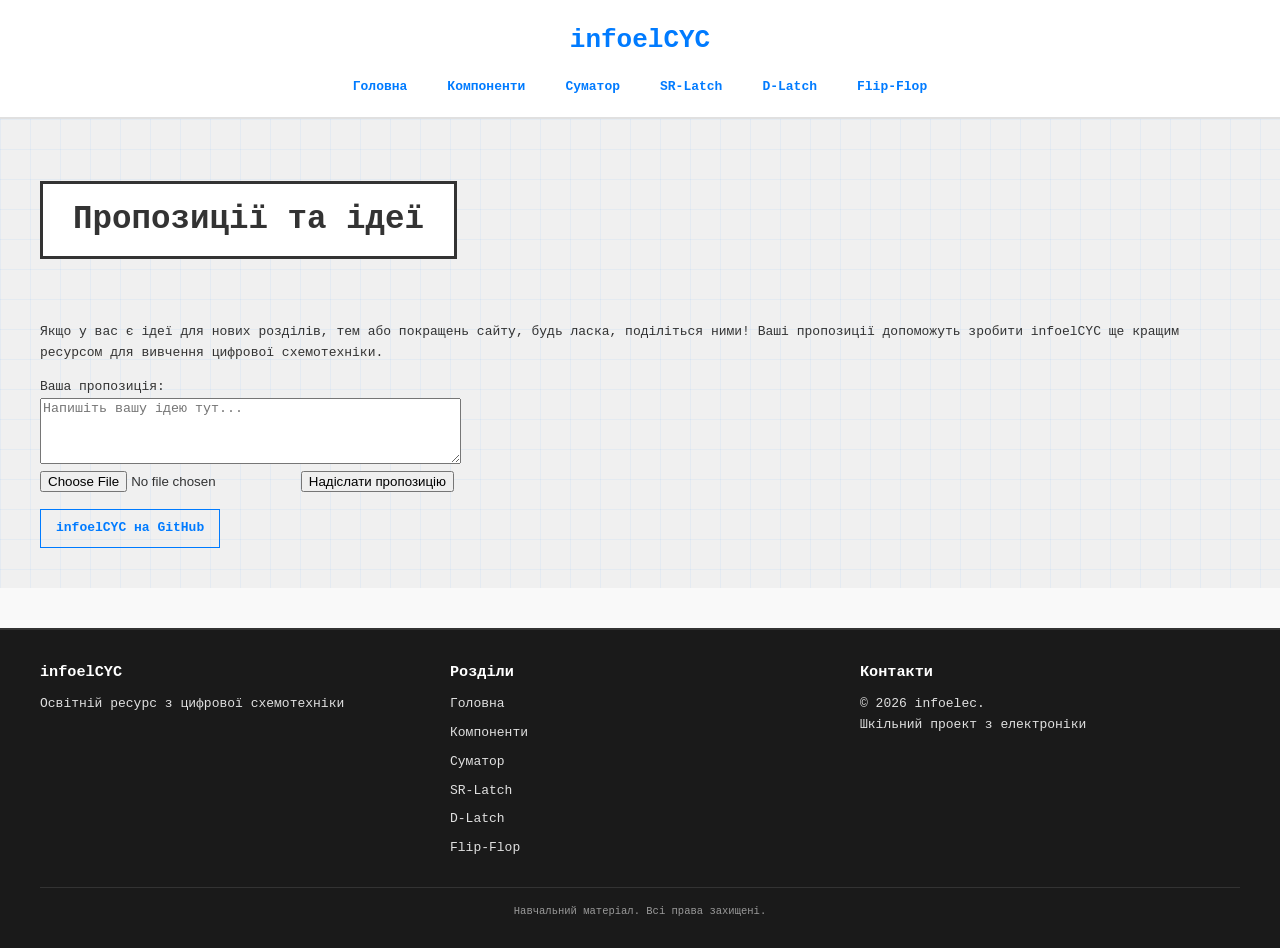
<file: suggestions.html>
<!DOCTYPE html>
<html lang="uk">
<head>
    <meta charset="UTF-8">
    <meta name="viewport" content="width=device-width, initial-scale=1.0">
    <meta name="description" content="Освітній ресурс з цифрової схемотехніки">
    <meta name="author" content="Святний Тимофій">
    <title>схемотехніка - infoelcyc - головна</title>
    <link rel="stylesheet" href="style.css">
</head>
<body>
    <header>
        <h1>infoelCYC</h1>
        <nav>
            <ul>
                <li><a href="index.html">Головна</a></li>
                <li><a href="components.html">Компоненти</a></li>
                <li><a href="adder.html">Суматор</a></li>
                <li><a href="sr-latch.html">SR-Latch</a></li>
                <li><a href="d-latch.html">D-Latch</a></li>
                <li><a href="ff.html">Flip-Flop</a></li>
            </ul>
        </nav>
    </header>
<main>
    <h1>Пропозиції та ідеї</h1>
    <p>Якщо у вас є ідеї для нових розділів, тем або покращень сайту, будь ласка, поділіться ними! Ваші пропозиції допоможуть зробити infoelCYC ще кращим ресурсом для вивчення цифрової схемотехніки.</p>
    <form action="submit_suggestion.php" method="post">
        <label for="suggestion">Ваша пропозиція:</label><br>
        <textarea id="suggestion" name="suggestion" rows="4" cols="50" required placeholder="Напишіть вашу ідею тут..."></textarea><br>
        <input type="file" name="attachment" accept=".pdf,.doc,.docx, .png, .jpg, .jpeg">
        <input type="submit" value="Надіслати пропозицію">
    </form>
    <a href="https://github.com/timasvatnuj-commits/infoelcyc/pulls" target="_blank">infoelCYC на GitHub</a>
</main>
    <footer>
        <div class="footer-content">
            <div class="footer-section">
                <h3>infoelCYC</h3>
                <p>Освітній ресурс з цифрової схемотехніки</p>
            </div>
            <div class="footer-section">
                <h3>Розділи</h3>
                <ul>
                    <li><a href="index.html">Головна</a></li>
                    <li><a href="components.html">Компоненти</a></li>
                    <li><a href="adder.html">Суматор</a></li>
                    <li><a href="sr-latch.html">SR-Latch</a></li>
                    <li><a href="d-latch.html">D-Latch</a></li>
                    <li><a href="ff.html">Flip-Flop</a></li>
                </ul>
            </div>
            <div class="footer-section">
                <h3>Контакти</h3>
                <p>© 2026 infoelec.<br>Шкільний проект з електроніки</p>
            </div>
        </div>
        <div class="footer-bottom">
            <p>Навчальний матеріал. Всі права захищені.</p>
        </div>
    </footer>
</body>
</html>
</file>
<file: style.css>
body {
    font-family: Monospace;
    display: flex;
    flex-direction: column;
    min-height: 100vh;
    margin: 0;
    line-height: 1.6;
    color: #333;
    background-color: #f9f9f9;
}

header {
    background-color: #ffffff;
    padding: 20px;
    text-align: center;
    border-bottom: 2px solid #e0e0e0;
    box-shadow: 0 2px 4px rgba(0,0,0,0.1);
}

header h1 {
    margin: 0;
    color: #007bff;
    font-size: 2em;
}

nav ul {
    list-style: none;
    padding: 0;
    margin: 15px 0 0 0;
    display: flex;
    justify-content: center;
    gap: 20px;
    flex-wrap: wrap;
}

nav ul li a {
    text-decoration: none;
    color: #007bff;
    font-weight: bold;
    padding: 5px 10px;
    border-radius: 4px;
    transition: background-color 0.3s;
}

nav ul li a:hover {
    background-color: #e7f3ff;
    color: #0056b3;
}

main {
    flex: 1;
    padding: 20px;
    max-width: 1200px;
    margin: 0 auto;
}

main h1 {
    text-align: center;
    color: #333;
    margin-bottom: 20px;
    font-size: 1.8em;
}

img {
    display: block;
    margin: 20px auto;
    max-width: 100%;
    height: auto;
    border-radius: 8px;
    box-shadow: 0 2px 8px rgba(0,0,0,0.1);
}

.card {
    border: 1px solid #ddd;
    border-radius: 8px;
    padding: 15px;
    margin: 15px 0;
    background-color: #ffffff;
    box-shadow: 0 2px 4px rgba(0,0,0,0.1);
}

.card-content {
    display: flex;
    align-items: center;
    justify-content: space-between;
    gap: 20px;
    flex-wrap: wrap;
}

.card h2 {
    margin-top: 0;
    color: #007bff;
    font-size: 1.2em;
}

.card-image img {
    width: 140px;
    max-width: 100%;
    height: auto;
    border-radius: 8px;
    box-shadow: 0 2px 6px rgba(0,0,0,0.1);
}

@media (max-width: 720px) {
    .card-content {
        flex-direction: column;
        align-items: stretch;
    }
}

.card p {
    margin: 5px 0;
    color: #555;
}

footer {
    background-color: #1a1a1a;
    color: #e0e0e0;
    margin-top: 40px;
    padding: 30px 20px;
    border-top: 2px solid #333;
}

.footer-content {
    display: grid;
    grid-template-columns: repeat(auto-fit, minmax(250px, 1fr));
    max-width: 1200px;
    margin: 0 auto;
    gap: 30px;
    margin-bottom: 20px;
}

.footer-section h3 {
    color: #fff;
    margin-top: 0;
    margin-bottom: 10px;
}

.footer-section p {
    margin: 5px 0;
    line-height: 1.6;
}

.footer-section ul {
    list-style: none;
    padding: 0;
    margin: 0;
}

.footer-section ul li {
    margin: 8px 0;
}

.footer-section ul li a {
    color: #e0e0e0;
    text-decoration: none;
}

.footer-section ul li a:hover {
    color: #fff;
}

.footer-bottom {
    text-align: center;
    border-top: 1px solid #333;
    padding-top: 20px;
    max-width: 1200px;
    margin: 0 auto;
}

.footer-bottom p {
    margin: 0;
    font-size: 0.9em;
}

.footer-section a {
    color: #88ccff;
    text-decoration: none;
}

.footer-section a:hover {
    color: #fff;
    text-decoration: underline;
}

.footer-bottom {
    text-align: center;
    border-top: 1px solid #333;
    padding-top: 15px;
    font-size: 0.9em;
    color: #999;
    max-width: 1200px;
    margin: 0 auto;
    width: 100%;
}
/* Основний контейнер як координатна сітка */
main {
    background-color: #f0f0f0;
    background-image: 
        linear-gradient(rgba(0,123,255,0.05) 1px, transparent 1px),
        linear-gradient(90deg, rgba(0,123,255,0.05) 1px, transparent 1px);
    background-size: 30px 30px;
    padding: 40px;
}

/* Заголовок як назва креслення */
main h1 {
    font-size: 2.5em;
    border: 3px solid #333;
    display: inline-block;
    padding: 10px 30px;
    background: #fff;
    margin-bottom: 50px;
}

/* Секція "Рівень 0" на всю ширину */
main section article {
    background: #fff;
    border: 2px solid #333;
    padding: 30px;
    margin-bottom: 30px;
    position: relative;
}

/* Стрілка-зв'язок між рівнями через псевдоелемент */
#index section::after {
    content: "▼ SIGNAL FLOW ▼";
    display: block;
    text-align: center;
    font-weight: bold;
    color: #007bff;
    margin: 20px 0;
}

/* Контейнер для Рівня 1 та 2 (Side-by-side) */
.logic-flow {
    display: flex;
    gap: 30px;
}

.logic-flow article {
    flex: 1;
    background: #fff;
    border: 2px solid #333;
    padding: 25px;
    display: flex;
    flex-direction: column;
    justify-content: space-between;
    transition: 0.3s;
}

.logic-flow article:hover {
    border-color: #007bff;
    transform: translateY(-5px);
    box-shadow: 10px 10px 0px rgba(0,123,255,0.1);
}

/* Кнопки/Посилання */
main a {
    display: inline-block;
    margin-top: 15px;
    color: #007bff;
    text-decoration: none;
    font-weight: bold;
    border: 1px solid #007bff;
    padding: 8px 15px;
}

main a:hover {
    background: #007bff;
    color: #fff;
}

/* Специфічна навігація для тригерів всередині статті */
main nav {
    display: flex;
    flex-wrap: wrap;
    gap: 10px;
    margin-top: 20px;
}
</file>
